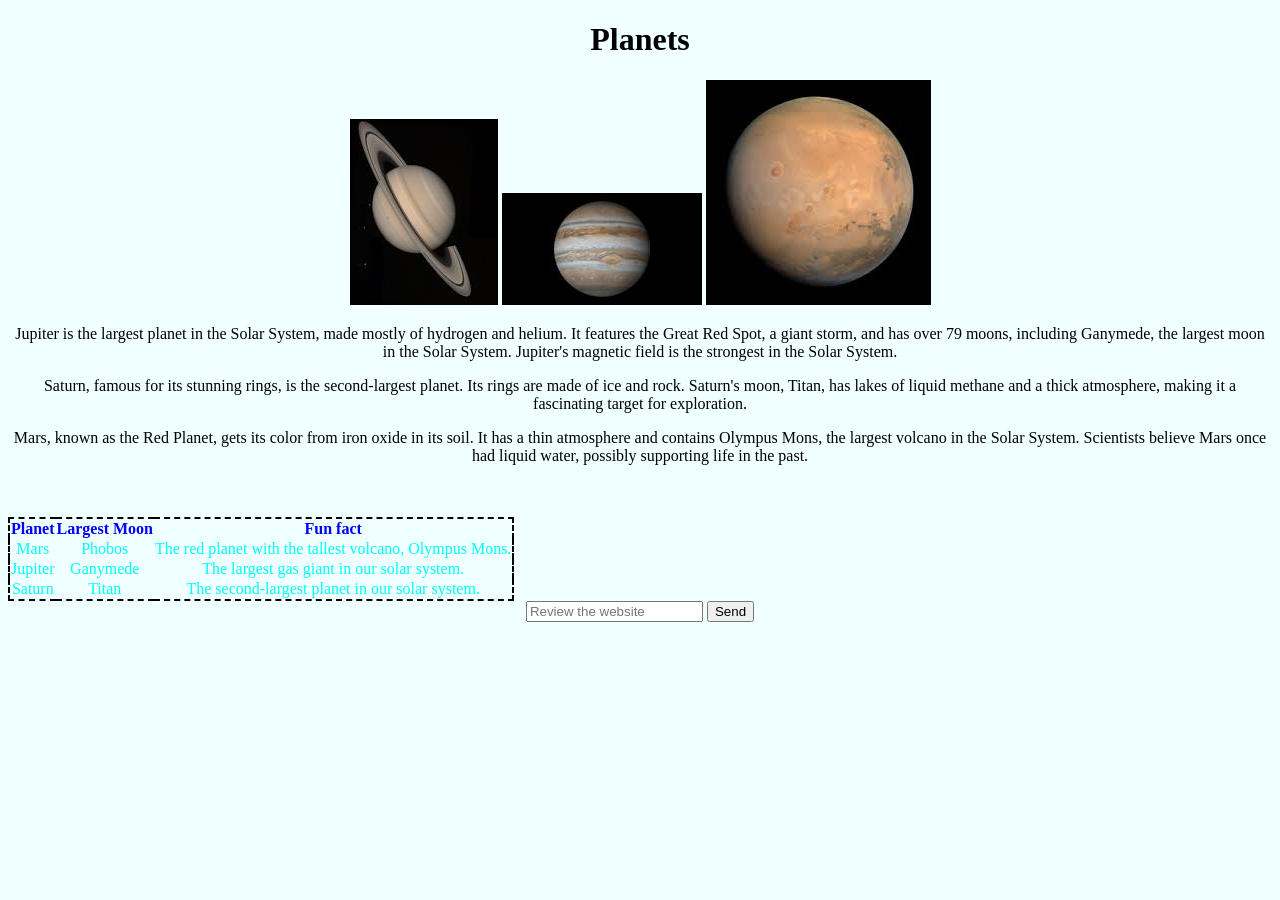
<file: lesson5Homework/index.html>
<!DOCTYPE html>
<html>
    <head>
        <title>Wonders of the World</title>
        <link rel="stylesheet" href="./styles/styles.css">
    </head>

    <body>
        <h1>Planets</h1>
        
        <div class="'images">
            <img src="./images/image1.jpg">
            <img src="./images/image2.jpg">
            <img src="./images/image3.jpg">
        </div>

        <div class="Jupiter">
            <p>Jupiter is the largest planet in the Solar System, made mostly of hydrogen and helium. It features the Great Red Spot, a giant storm, and has over 79 moons, including Ganymede, the largest moon in the Solar System. Jupiter's magnetic field is the strongest in the Solar System.</p>
        </div>

        <div class="Saturn">
            <p>Saturn, famous for its stunning rings, is the second-largest planet. Its rings are made of ice and rock. Saturn's moon, Titan, has lakes of liquid methane and a thick atmosphere, making it a fascinating target for exploration.</p>
        </div>

        <div class="Mars">
            <p>Mars, known as the Red Planet, gets its color from iron oxide in its soil. It has a thin atmosphere and contains Olympus Mons, the largest volcano in the Solar System. Scientists believe Mars once had liquid water, possibly supporting life in the past.</p>
        </div>
        <table>
            <tr>
                <th>Planet</th>
                <th>Largest Moon</th>
                <th>Fun fact</th>
            </tr>
            
            <tr>
                <td>Mars</td>
                <td>Phobos</td>
                <td>The red planet with the tallest volcano, Olympus Mons.</td>
            </tr>

            <tr>
                <td>Jupiter</td>
                <td>Ganymede</td>
                <td>The largest gas giant in our solar system.</td>
            </tr>

            <tr>
                <td>Saturn</td>
                <td>Titan</td>
                <td>The second-largest planet in our solar system.</td>
            </tr>
            <br>
            <br>

        </table>

        <footer>
            <input type="text" placeholder="Review the website">
            <button>Send</button>
        </footer>
    </body>


    
</html>
</file>
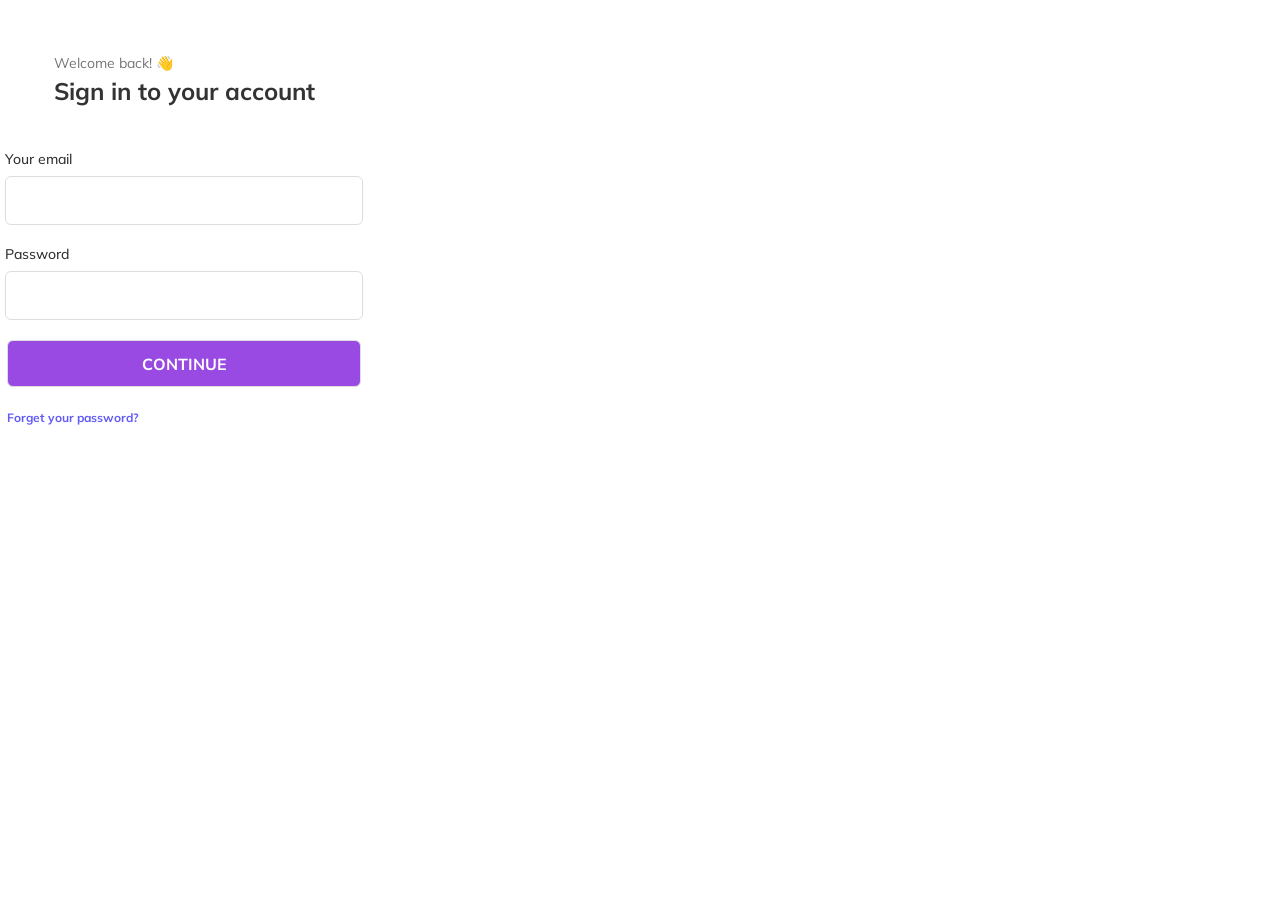
<file: Lesson6Homework/homework.html>
<!DOCTYPE html>
<html>
    <head>
        <link rel="stylesheet" href="./styles/styles.css">
    </head>

    <body>
        <div class="signIntexts">
            <div class="signIntxt"> 
                <p id="welcometxt">Welcome back! 👋</p>  
                <p id="signIntxt">Sign in to your account</p>
            </div>  

            <div class="signInFormEmail">
                <p id="email">Your email</p>
                <input type="text" id="emailinput">
            </div>

            <div class="signInFormPass">
                <p id="pass">Password</p>
                <input type="text" id="passinput">
            </div>

            <div class="btnandrecover">
            <a class="ContinueButton">CONTINUE</a>
            <a id="forgotPassword">Forget your password?</a>
            </div>
        </div>

    </body>
</html>
</file>
<file: lesson5Homework/styles/styles.css>
th {
    color: blue;
}

td {
    color: aqua;
}

table {
    border: 2px dashed black;
    border-collapse: collapse;
}

body {
    background-color: azure;
    text-align: center;
}
</file>
<file: Lesson6Homework/styles/styles.css>
@import url('https://fonts.googleapis.com/css2?family=Mulish:ital,wght@0,200..1000;1,200..1000&display=swap');

#welcometxt {
    font-size: 14px;
    color: #757575;
    font-weight: 400;
    font-family: "Mulish", sans-serif;
    font-style: normal;
    font-optical-sizing: auto;
    position: relative;
    top: 20px;
}

#signIntxt {
    font-family: "Mulish", sans-serif;
    font-optical-sizing: auto;
    font-weight: bold;
    font-style: normal;
    font-size: 24px;
    color: #333333
}

.signIntexts {
    display: flex;
    flex-direction: column;
    justify-content: center;
    align-items: start; 
    width: 352px;   
}

.signInFormEmail, .signInFormPass {
    display: flex;
    flex-direction: column;
    justify-content: center;
    align-items: start;
}

#email, #pass {
    font-size: 14px;
    color: #333333;
    font-weight: 500;
    font-family: "Mulish", sans-serif;
    font-style: normal;
    font-optical-sizing: auto;
    position: relative;
    top: 6px;
}

#emailinput, #passinput {
    width: 352px;
    height: 45px;
    border: 1px solid #DEDEDE;
    border-radius: 6px;
}

.ContinueButton {
    font-weight: bolder;
    font-size: 16px;
    font-family: "Mulish", sans-serif;
    width: 352px;
    height: 45px;
    border: 1px solid #DEDEDE;
    border-radius: 6px;
    background: rgb(153, 74, 227);
    display: flex;
    justify-content: center;
    align-items: center;
    color: white;
    margin-top: 20px;
}

#forgotPassword { 
    font-weight: 700;
    font-size: 12px;
    font-family: "Mulish", sans-serif;
    color: #625BF7 ;
    margin-top: 15px;
    position: relative;
    top: 21px; 
}

.signIntexts {
    display: flex;
    flex-direction: column;
    justify-content: center;
    align-items: center;
    margin-top: 20px;
}
</file>
